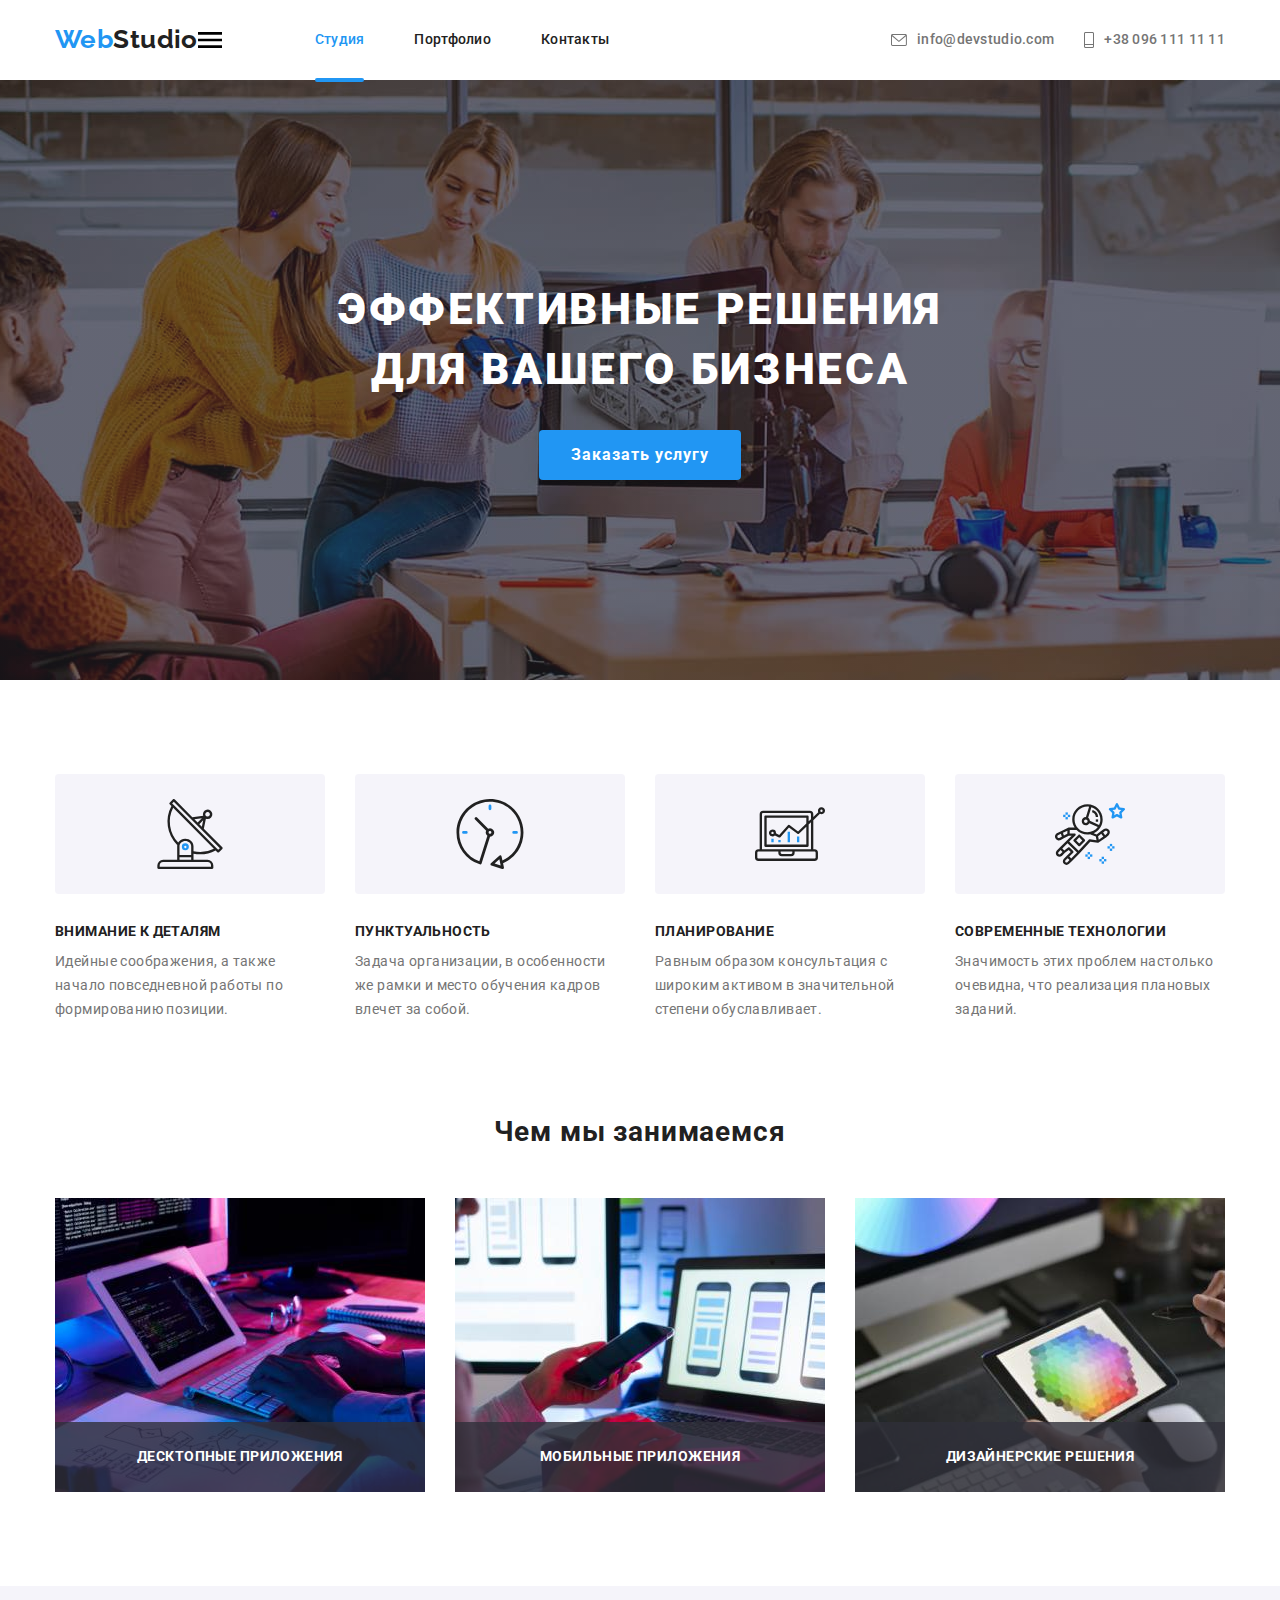
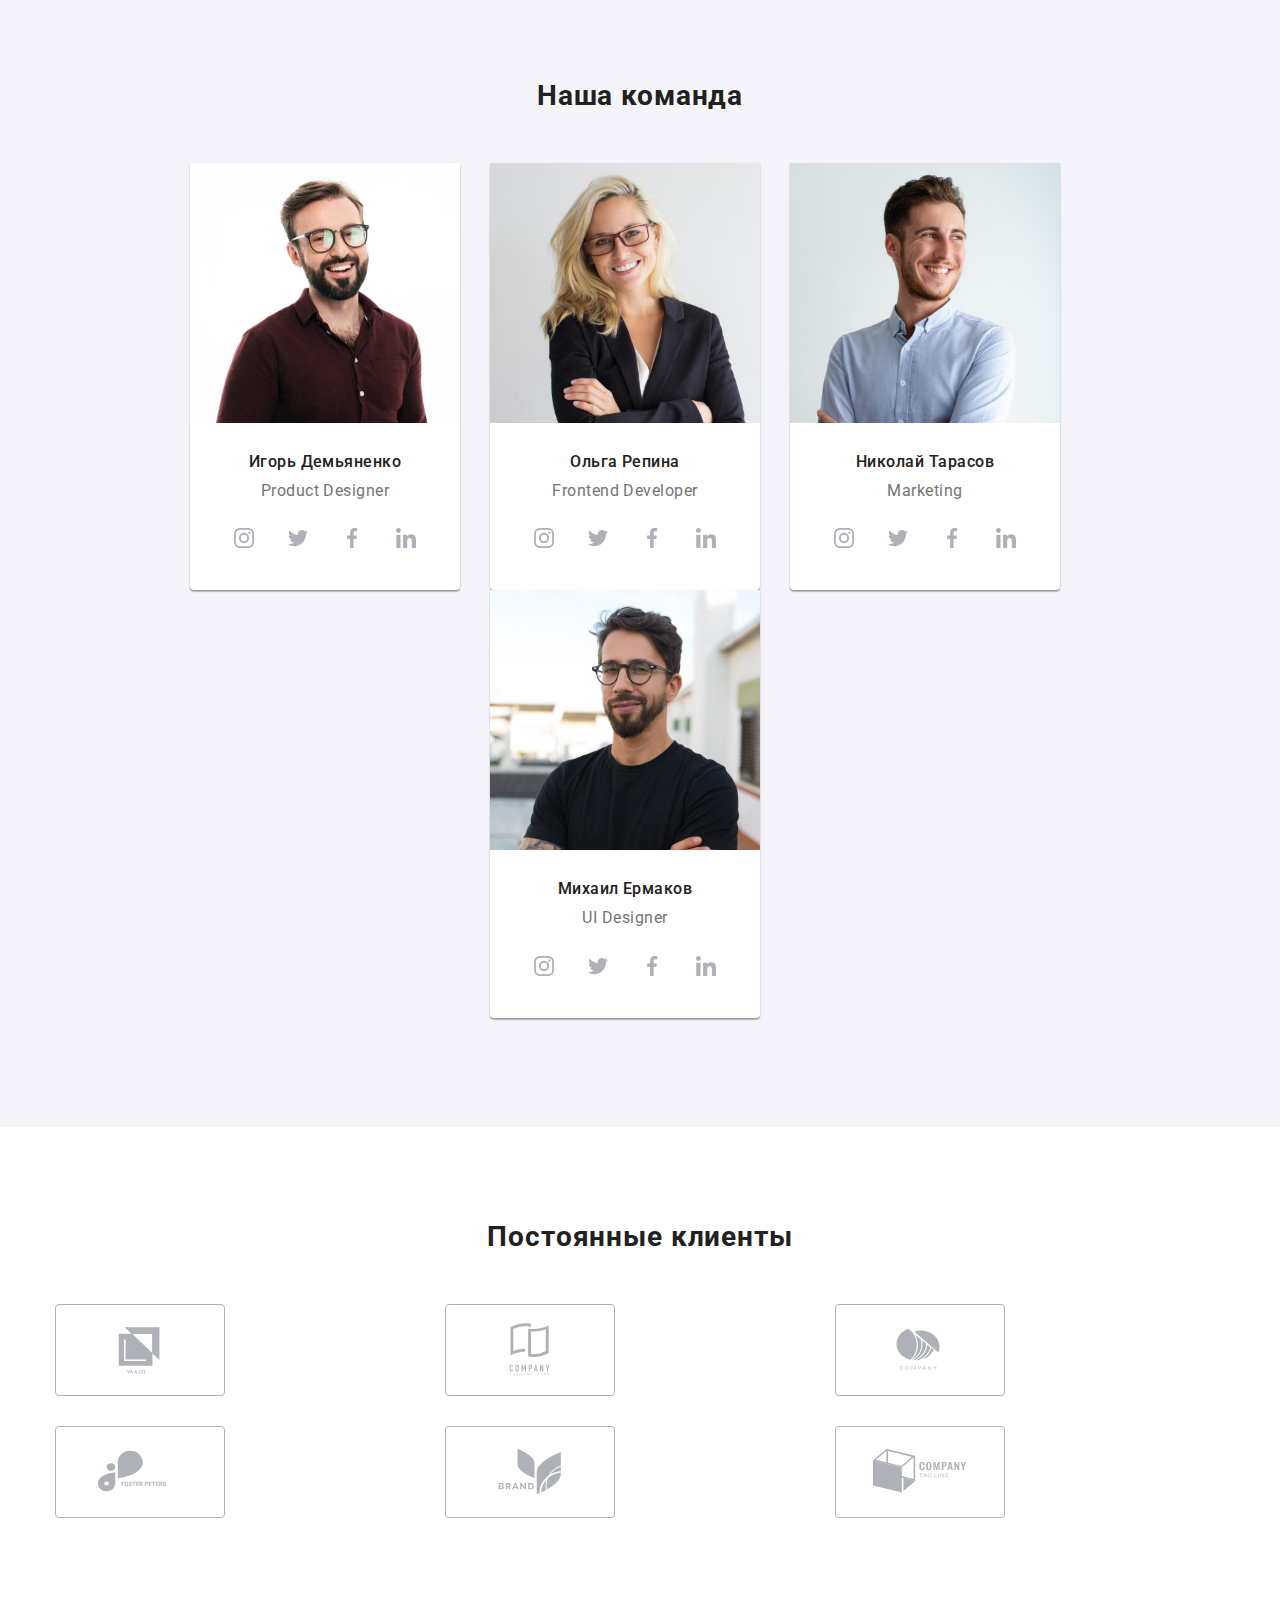
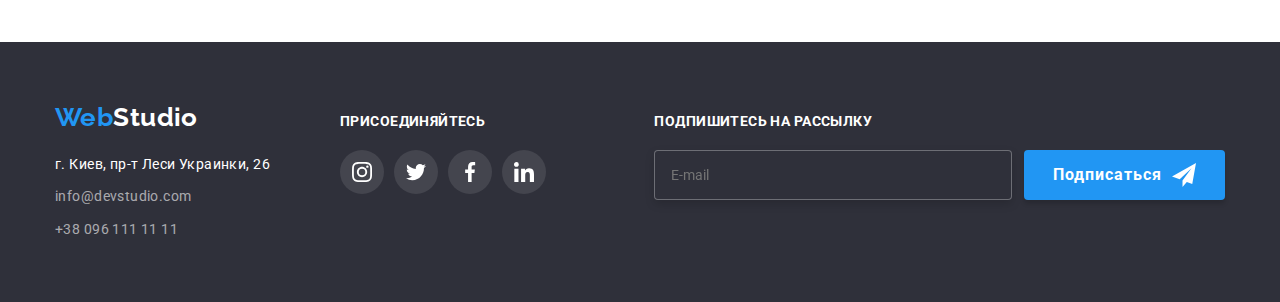
<file: index.html>
<!DOCTYPE html>
<html lang="ru">
  <head>
    <meta charset="utf-8" />
    <meta name="viewport" content="width=device-width, initial-scale= 1.0" />
    <meta http-equiv="x-ua-compatible" content="ie=edge" />
    <title>WebStudio</title>

    <link rel="preconnect" href="https://fonts.googleapis.com" />
    <link rel="preconnect" href="https://fonts.gstatic.com" crossorigin />
    <link
      href="https://fonts.googleapis.com/css2?family=Raleway:wght@700&family=Roboto:wght@400;500;700;900&display=swap"
      rel="stylesheet"
    />
    <link
      rel="stylesheet"
      href="https://cdnjs.cloudflare.com/ajax/libs/modern-normalize/1.0.0/modern-normalize.min.css"
    />
    <link rel="stylesheet" href="./css/main.min.css" />
    <!-- <link rel="stylesheet" href="./css/styles.css" /> -->
  </head>

  <body>
    <header class="header">
      <div class="container">
        <nav class="nav-header">
          <a class="logo" href="./index.html"
            ><span class="logo-header">Web</span>Studio
          </a>
          <button
            type="button"
            class="menu-btn is-open"
            data-menu-button
            aria-expanded="false"
          >
            <svg
              class="mobile-icon"
              width="24"
              height="16"
              aria-label="Кнопка меню"
              aria-controls="menu-container"
            >
              <use
                class="icon-menu"
                href="./images/icon/mobile-icon.svg#icon-menu"
              ></use>
              <use
                class="icon-close"
                href="./images/icon/mobile-icon.svg#icon-close"
              ></use>
            </svg>
          </button>
          <div class="menu-container" id="menu-container" data-menu>
            <ul class="menu-mobils">
              <li class="mobils">
                <a href="./index.html" class="menu">Студия</a>
              </li>
              <li class="mobils">
                <a href="./portfolio.html" class="menu">Портфолио</a>
              </li>
              <li class="mobils"><a href="#" class="menu">Контакты</a></li>
            </ul>
            <ul class="menu-mobils-link">
              <li class="mobils">
                <a href="tel:+380961111111" class="link-tel">
                  +38 096 111 11 11</a
                >
              </li>
              <li class="mobils">
                <a href="mailto:info@devstudio.com" class="link-mail">
                  info@devstudio.com
                </a>
              </li>
            </ul>
            <ul class="mobils-social">
              <li><a class="social-link" href="">Instagram</a></li>
              <li><a class="social-link" href="">Twitter</a></li>
              <li><a class="social-link" href="">Facebook</a></li>
              <li><a class="social-link" href="">LinkedIn</a></li>
            </ul>
          </div>
          <ul class="menu-nav list">
            <li class="item">
              <a href="./index.html" class="menu link current">Студия</a>
            </li>
            <li class="item">
              <a href="./portfolio.html" class="menu">Портфолио</a>
            </li>
            <li class="item"><a href="#" class="menu">Контакты</a></li>
          </ul>
        </nav>
        <ul class="menu-link list">
          <li class="item">
            <a href="mailto:info@devstudio.com" class="link">
              <svg class="icon" width="16" height="12">
                <use href="./images/icon/icon-header.svg#icon-mail"></use></svg
              >info@devstudio.com
            </a>
          </li>
          <li class="item">
            <a href="tel:+380961111111" class="link">
              <svg class="icon" width="10" height="16">
                <use href="./images/icon/icon-header.svg#icon-tel"></use></svg
              >+38 096 111 11 11</a
            >
          </li>
        </ul>
      </div>
    </header>
    <main>
      <section class="hero">
        <div class="container">
          <h1 class="hero-title">
            Эффективные решения<br />
            для вашего бизнеса
          </h1>
          <button data-modal-open class="button" type="button">
            Заказать услугу
          </button>
          <div class="backdrop is-hidden" data-modal>
            <div class="modal">
              <button data-modal-close class="close" type="button">
                <svg class="btn-close" width="11" height="11">
                  <use
                    class="btn-close-icon"
                    href="./images/icon/icon-close.svg#icon-close"
                  ></use>
                </svg>
              </button>
              <p class="form-title">Оставьте свои данные, мы вам перезвоним</p>
              <form name="user-form" autocapitalize="on">
                <label class="user-name-form" for="user-name"
                  ><span class="user-name-text">Имя</span>
                  <svg class="user-name-icon" width="12" height="12">
                    <use
                      class="icon-name"
                      href="./images/icon/form-icon.svg#icon-user"
                    ></use>
                  </svg>
                  <input
                    class="user-name-desc"
                    type="text"
                    name="name"
                    id="user-name"
                    autofocus
                    required
                  />
                </label>
                <label class="user-phone-form" for="user-phone"
                  ><span class="user-phone-text">Телефон</span>
                  <svg class="user-phone-icon" width="13" height="13">
                    <use
                      class="icon-phone"
                      href="./images/icon/form-icon.svg#icon-phone"
                    ></use>
                  </svg>
                  <input
                    class="user-phone-desc"
                    type="tel"
                    name="phone"
                    id="user-phone"
                    required
                /></label>
                <label class="user-mail-form" for="user-mail"
                  ><span class="user-mail-text">Почта</span>
                  <svg class="user-mail-icon" width="15" height="12">
                    <use
                      class="icon-mail"
                      href="./images/icon/form-icon.svg#icon-mail"
                    ></use>
                  </svg>
                  <input
                    class="user-mail-desc"
                    type="email"
                    name="mail"
                    id="user-mail"
                    required
                /></label>
                <label class="user-comment-form"
                  ><span class="user-comment-text">Комментарий</span>
                  <textarea
                    class="user-comment-desc"
                    name="comment"
                    placeholder="Введите текст"
                  ></textarea>
                </label>
                <label class="checkbox-form">
                  <input
                    class="checkbox-form visually-hidden"
                    type="checkbox"
                    name="user-checkbox"
                    required
                  /><svg class="checkbox-icon" width="16" height="15">
                    <use
                      class="icon-check"
                      href="./images/icon/icon-form.svg#icon-checkbox"
                    ></use>
                  </svg>
                  <span>Соглашаюсь с рассылкой и принимаю </span>
                  <a class="form-link" href="">Условия договора</a>
                </label>
                <button class="btn-form" type="submit">Отправить</button>
              </form>
            </div>
          </div>
        </div>
      </section>
      <section class="feature-list section">
        <div class="container">
          <h2 class="visually-hidden">Наші особливості</h2>
          <ul class="feature list">
            <li class="title-text">
              <h3 class="title">Внимание к деталям</h3>
              <p class="text">
                Идейные соображения, а также начало повседневной работы по
                формированию позиции.
              </p>
            </li>

            <li class="title-text">
              <h3 class="title">Пунктуальность</h3>
              <p class="text">
                Задача организации, в особенности же рамки и место обучения
                кадров влечет за собой.
              </p>
            </li>

            <li class="title-text">
              <h3 class="title">Планирование</h3>
              <p class="text">
                Равным образом консультация с широким активом в значительной
                степени обуславливает.
              </p>
            </li>

            <li class="title-text">
              <h3 class="title">Современные технологии</h3>
              <p class="text">
                Значимость этих проблем настолько очевидна, что реализация
                плановых заданий.
              </p>
            </li>
          </ul>
        </div>
      </section>
      <section class="work-list section">
        <div class="container">
          <h2 class="heading">Чем мы занимаемся</h2>
          <ul class="work list">
            <li class="work-list">
              <img
                src="./images/img-1.jpg"
                alt="Набор кодов на клавиатуре"
                width="370"
              />
              <p class="work-title">Десктопные приложения</p>
            </li>
            <li class="work-list">
              <img
                src="./images/img-2.jpg"
                alt="Разработка мобильной версии"
                width="370"
              />
              <p class="work-title">Мобильные приложения</p>
            </li>
            <li class="work-list">
              <img
                src="./images/img-3.jpg"
                alt="Планшет с цветами"
                width="370"
              />
              <p class="work-title">Дизайнерские решения</p>
            </li>
          </ul>
        </div>
      </section>
      <section class="team section">
        <div class="container">
          <h2 class="heading">Наша команда</h2>
          <ul class="childrens list">
            <li class="childrens-item">
              <img src="./images/img1.jpg" alt="Игорь Демьяненко" width="270" />
              <div class="childrens-discr">
                <h3 class="title">Игорь Демьяненко</h3>
                <p lang="en" class="text">Product Designer</p>
                <ul class="social-list list">
                  <li class="social-item-list">
                    <a
                      class="social-item-link"
                      href=""
                      target="_blank"
                      rel="noopener noreferrer"
                      aria-label="instagram"
                    >
                      <svg class="social-item-dscr" width="20" height="20">
                        <use
                          href="./images/icon/symbol-defs.svg#icon-instagram"
                        ></use>
                      </svg>
                    </a>
                  </li>
                  <li class="social-item-list">
                    <a
                      class="social-item-link"
                      href=""
                      target="_blank"
                      rel="noopener noreferrer"
                      aria-label="twitter"
                    >
                      <svg class="social-item-dscr" width="20" height="20">
                        <use
                          href="./images/icon/symbol-defs.svg#icon-twitter"
                        ></use>
                      </svg>
                    </a>
                  </li>
                  <li class="social-item-list">
                    <a
                      class="social-item-link"
                      href=""
                      target="_blank"
                      rel="noopener noreferrer"
                      aria-label="facebook"
                    >
                      <svg class="social-item-dscr" width="20" height="20">
                        <use
                          href="./images/icon/symbol-defs.svg#icon-facebook"
                        ></use>
                      </svg>
                    </a>
                  </li>
                  <li class="social-item-list">
                    <a
                      class="social-item-link"
                      href=""
                      target="_blank"
                      rel="noopener noreferrer"
                      aria-label="linkedin"
                    >
                      <svg class="social-item-dscr" width="20" height="20">
                        <use
                          href="./images/icon/symbol-defs.svg#icon-linkedin"
                        ></use>
                      </svg>
                    </a>
                  </li>
                </ul>
              </div>
            </li>
            <li class="childrens-item">
              <img src="./images/img2.jpg" alt="Ольга Репина" width="270" />
              <div class="childrens-discr">
                <h3 class="title">Ольга Репина</h3>
                <p lang="en" class="text">Frontend Developer</p>
                <ul class="social-list list">
                  <li class="social-item-list">
                    <a
                      class="social-item-link"
                      href=""
                      target="_blank"
                      rel="noopener noreferrer"
                      aria-label="instagram"
                    >
                      <svg class="social-item-dscr" width="20" height="20">
                        <use
                          href="./images/icon/symbol-defs.svg#icon-instagram"
                        ></use>
                      </svg>
                    </a>
                  </li>
                  <li class="social-item-list">
                    <a
                      class="social-item-link"
                      href=""
                      target="_blank"
                      rel="noopener noreferrer"
                      aria-label="twitter"
                    >
                      <svg class="social-item-dscr" width="20" height="20">
                        <use
                          href="./images/icon/symbol-defs.svg#icon-twitter"
                        ></use>
                      </svg>
                    </a>
                  </li>
                  <li class="social-item-list">
                    <a
                      class="social-item-link"
                      href=""
                      target="_blank"
                      rel="noopener noreferrer"
                      aria-label="facebook"
                    >
                      <svg class="social-item-dscr" width="20" height="20">
                        <use
                          href="./images/icon/symbol-defs.svg#icon-facebook"
                        ></use>
                      </svg>
                    </a>
                  </li>
                  <li class="social-item-list">
                    <a
                      class="social-item-link"
                      href=""
                      target="_blank"
                      rel="noopener noreferrer"
                      aria-label="linkedin"
                    >
                      <svg class="social-item-dscr" width="20" height="20">
                        <use
                          href="./images/icon/symbol-defs.svg#icon-linkedin"
                        ></use>
                      </svg>
                    </a>
                  </li>
                </ul>
              </div>
            </li>
            <li class="childrens-item">
              <img src="./images/img3.jpg" alt="Николай Тарасов" width="270" />
              <div class="childrens-discr">
                <h3 class="title">Николай Тарасов</h3>
                <p lang="en" class="text">Marketing</p>
                <ul class="social-list list">
                  <li class="social-item-list">
                    <a
                      class="social-item-link"
                      href=""
                      target="_blank"
                      rel="noopener noreferrer"
                      aria-label="instagram"
                    >
                      <svg class="social-item-dscr" width="20" height="20">
                        <use
                          href="./images/icon/symbol-defs.svg#icon-instagram"
                        ></use>
                      </svg>
                    </a>
                  </li>
                  <li class="social-item-list">
                    <a
                      class="social-item-link"
                      href=""
                      target="_blank"
                      rel="noopener noreferrer"
                      aria-label="twitter"
                    >
                      <svg class="social-item-dscr" width="20" height="20">
                        <use
                          href="./images/icon/symbol-defs.svg#icon-twitter"
                        ></use>
                      </svg>
                    </a>
                  </li>
                  <li class="social-item-list">
                    <a
                      class="social-item-link"
                      href=""
                      target="_blank"
                      rel="noopener noreferrer"
                      aria-label="facebook"
                    >
                      <svg class="social-item-dscr" width="20" height="20">
                        <use
                          href="./images/icon/symbol-defs.svg#icon-facebook"
                        ></use>
                      </svg>
                    </a>
                  </li>
                  <li class="social-item-list">
                    <a
                      class="social-item-link"
                      href=""
                      target="_blank"
                      rel="noopener noreferrer"
                      aria-label="linkedin"
                    >
                      <svg class="social-item-dscr" width="20" height="20">
                        <use
                          href="./images/icon/symbol-defs.svg#icon-linkedin"
                        ></use>
                      </svg>
                    </a>
                  </li>
                </ul>
              </div>
            </li>
            <li class="childrens-item">
              <img src="./images/img4.jpg" alt="Михаил Ермаков" width="270" />
              <div class="childrens-discr">
                <h3 class="title">Михаил Ермаков</h3>
                <p lang="en" class="text">UI Designer</p>
                <ul class="social-list list">
                  <li class="social-item-list">
                    <a
                      class="social-item-link"
                      href=""
                      target="_blank"
                      rel="noopener noreferrer"
                      aria-label="instagram"
                    >
                      <svg class="social-item-dscr" width="20" height="20">
                        <use
                          href="./images/icon/symbol-defs.svg#icon-instagram"
                        ></use>
                      </svg>
                    </a>
                  </li>
                  <li class="social-item-list">
                    <a
                      class="social-item-link"
                      href=""
                      target="_blank"
                      rel="noopener noreferrer"
                      aria-label="twitter"
                    >
                      <svg class="social-item-dscr" width="20" height="20">
                        <use
                          href="./images/icon/symbol-defs.svg#icon-twitter"
                        ></use>
                      </svg>
                    </a>
                  </li>
                  <li class="social-item-list">
                    <a
                      class="social-item-link"
                      href=""
                      target="_blank"
                      rel="noopener noreferrer"
                      aria-label="facebook"
                    >
                      <svg class="social-item-dscr" width="20" height="20">
                        <use
                          href="./images/icon/symbol-defs.svg#icon-facebook"
                        ></use>
                      </svg>
                    </a>
                  </li>
                  <li class="social-item-list">
                    <a
                      class="social-item-link"
                      href=""
                      target="_blank"
                      rel="noopener noreferrer"
                      aria-label="linkedin"
                    >
                      <svg class="social-item-dscr" width="20" height="20">
                        <use
                          href="./images/icon/symbol-defs.svg#icon-linkedin"
                        ></use>
                      </svg>
                    </a>
                  </li>
                </ul>
              </div>
            </li>
          </ul>
        </div>
      </section>
      <section class="section">
        <div class="container">
          <h2 class="heading">Постоянные клиенты</h2>
          <ul class="customers-list list">
            <li class="customers">
              <a
                class="customers-item-link"
                href=""
                target="_blank"
                rel="noopener noreferrer"
                aria-label="client-1"
              >
                <svg class="customers-icon" width="106" height="60">
                  <use href="./images/brand/icon-defs.svg#icon-client-1"></use>
                </svg>
              </a>
            </li>
            <li class="customers">
              <a
                class="customers-item-link"
                href=""
                target="_blank"
                rel="noopener noreferrer"
                aria-label="client-2"
              >
                <svg class="customers-icon" width="106" height="60">
                  <use href="./images/brand/icon-defs.svg#icon-client-2"></use>
                </svg>
              </a>
            </li>
            <li class="customers">
              <a
                class="customers-item-link"
                href=""
                target="_blank"
                rel="noopener noreferrer"
                aria-label="client-3"
              >
                <svg class="customers-icon" width="106" height="60">
                  <use href="./images/brand/icon-defs.svg#icon-client-3"></use>
                </svg>
              </a>
            </li>
            <li class="customers">
              <a
                class="customers-item-link"
                href=""
                target="_blank"
                rel="noopener noreferrer"
                aria-label="client-4"
              >
                <svg class="customers-icon" width="106" height="60">
                  <use href="./images/brand/icon-defs.svg#icon-client-4"></use>
                </svg>
              </a>
            </li>
            <li class="customers">
              <a
                class="customers-item-link"
                href=""
                target="_blank"
                rel="noopener noreferrer"
                aria-label="client-5"
              >
                <svg class="customers-icon" width="106" height="60">
                  <use href="./images/brand/icon-defs.svg#icon-client-5"></use>
                </svg>
              </a>
            </li>
            <li class="customers">
              <a
                class="customers-item-link"
                href=""
                target="_blank"
                rel="noopener noreferrer"
                aria-label="client-6"
              >
                <svg class="customers-icon" width="106" height="60">
                  <use href="./images/brand/icon-defs.svg#icon-client-6"></use>
                </svg>
              </a>
            </li>
          </ul>
        </div>
      </section>
    </main>

    <footer>
      <div class="container dscr">
        <div class="footer-item">
          <a class="logo-2" href="./index.html"
            ><span class="logo-header">Web</span>Studio
          </a>
          <address>
            <ul class="footer-list list">
              <li class="footer-item-list">
                <a
                  class="maps"
                  href="https://goo.gl/maps/ZDF3xxfNPvm4Ns7j6"
                  target="_blank"
                  >г. Киев, пр-т Леси Украинки, 26</a
                >
              </li>
              <li class="footer-item-list">
                <a class="address" href="mailto:info@devstudio.com"
                  >info@devstudio.com</a
                >
              </li>
              <li class="footer-item-list">
                <a class="address" href="tel:+380961111111"
                  >+38 096 111 11 11</a
                >
              </li>
            </ul>
          </address>
        </div>
        <div class="footer-social">
          <p class="footer-social-title">присоединяйтесь</p>
          <ul class="footer-social-list list">
            <li class="footer-social-item">
              <a
                class="footer-social-link"
                href=""
                target="_blank"
                rel="noopener noreferrer"
                aria-label="instagram"
              >
                <svg class="footer-dscr" width="20" height="20">
                  <use
                    href="./images/icon/symbol-defs.svg#icon-instagram"
                  ></use>
                </svg>
              </a>
            </li>
            <li class="footer-social-item">
              <a
                class="footer-social-link"
                href=""
                target="_blank"
                rel="noopener noreferrer"
                aria-label="twitter"
              >
                <svg class="footer-dscr" width="20" height="20">
                  <use href="./images/icon/symbol-defs.svg#icon-twitter"></use>
                </svg>
              </a>
            </li>
            <li class="footer-social-item">
              <a
                class="footer-social-link"
                href=""
                target="_blank"
                rel="noopener noreferrer"
                aria-label="facebook"
              >
                <svg class="footer-dscr" width="20" height="20">
                  <use href="./images/icon/symbol-defs.svg#icon-facebook"></use>
                </svg>
              </a>
            </li>
            <li class="footer-social-item">
              <a
                class="footer-social-link"
                href=""
                target="_blank"
                rel="noopener noreferrer"
                aria-label="linkedin"
              >
                <svg class="footer-dscr" width="20" height="20">
                  <use href="./images/icon/symbol-defs.svg#icon-linkedin"></use>
                </svg>
              </a>
            </li>
          </ul>
        </div>
        <div class="footer-form">
          <p class="footer-form-title">Подпишитесь на рассылку</p>
          <form class="footer-btn">
            <input
              class="footer-form-mail"
              type="mail"
              name="E-mail"
              placeholder="E-mail"
              required
            />
            <button class="footer-btn-text" type="submit">
              Подписаться
              <svg class="footer-form-icon" width="24" height="24">
                <use
                  class="footer-form-icon-dscr"
                  href="./images/icon/icon-form.svg#icon-telegram"
                ></use>
              </svg>
            </button>
          </form>
        </div>
      </div>
    </footer>
    <script src="./js/modal.js"></script>
    <script src="./js/menu.js"></script>
  </body>
</html>
</file>
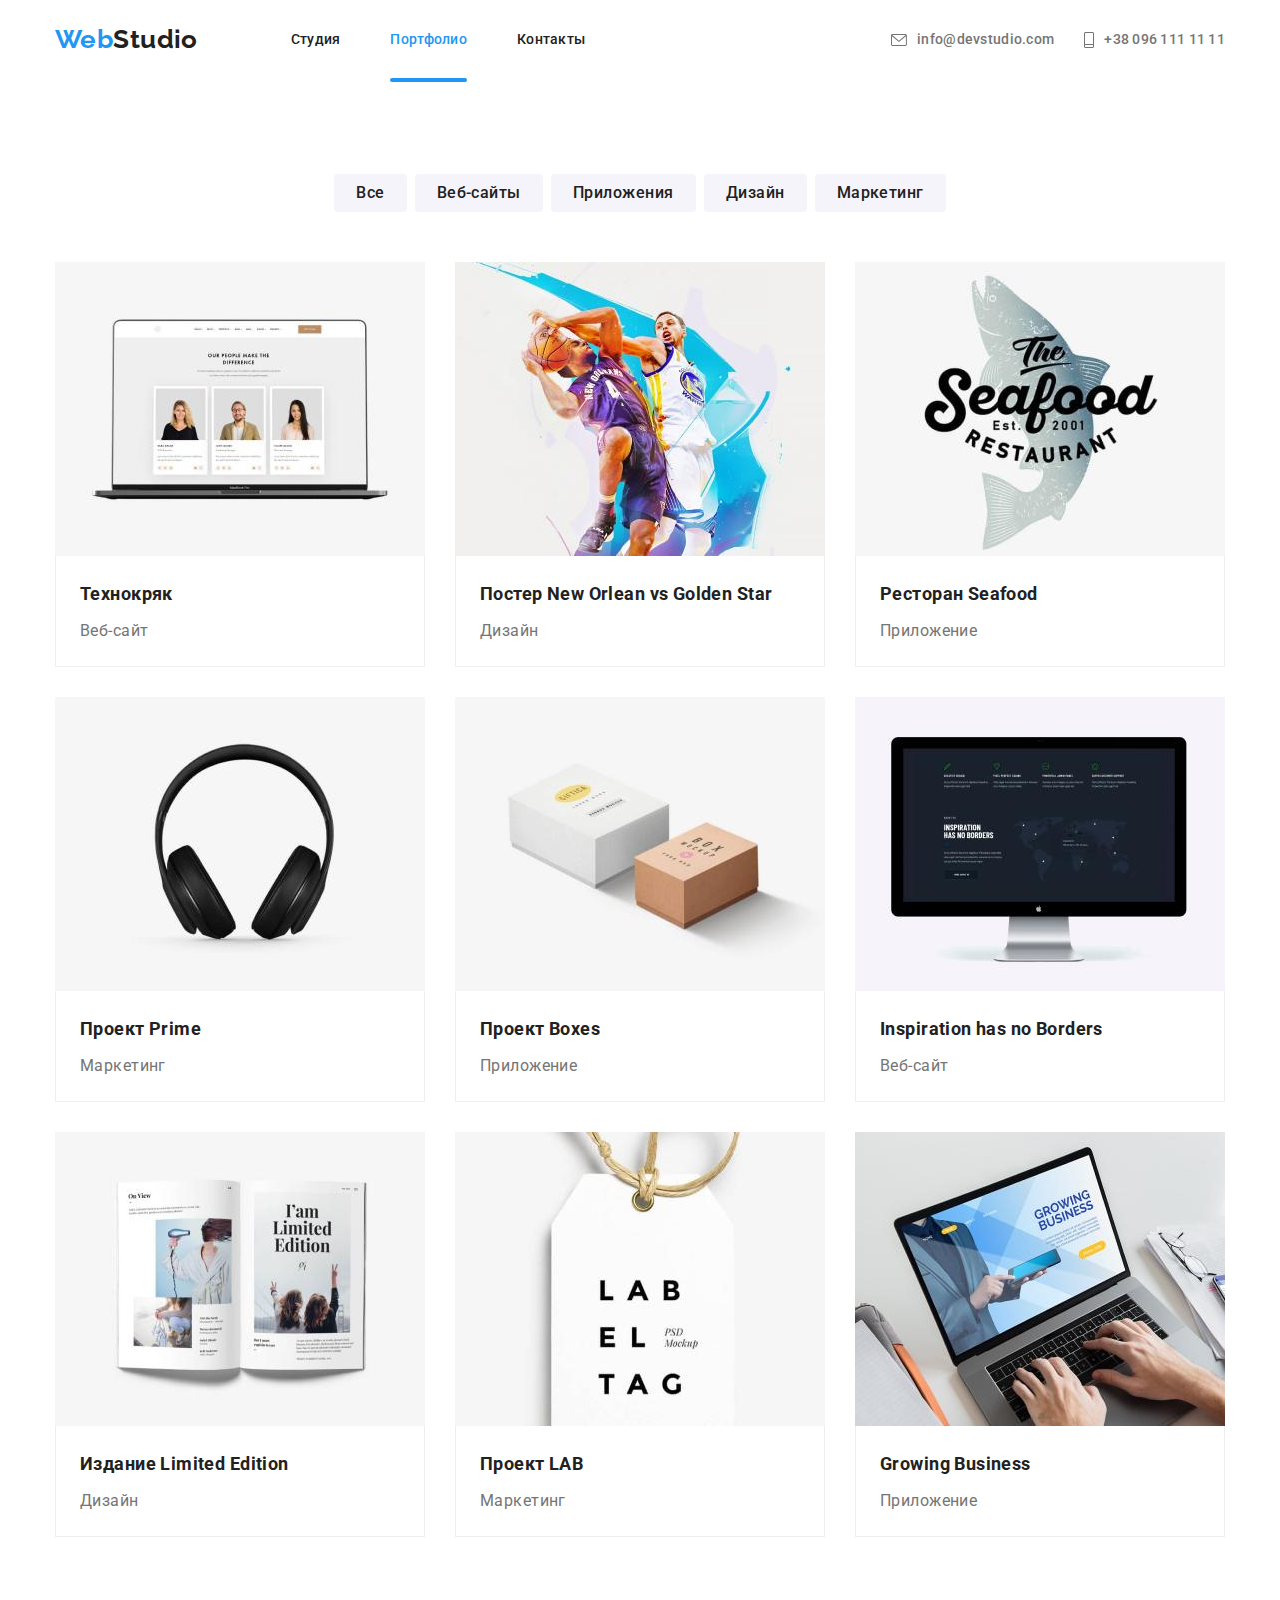
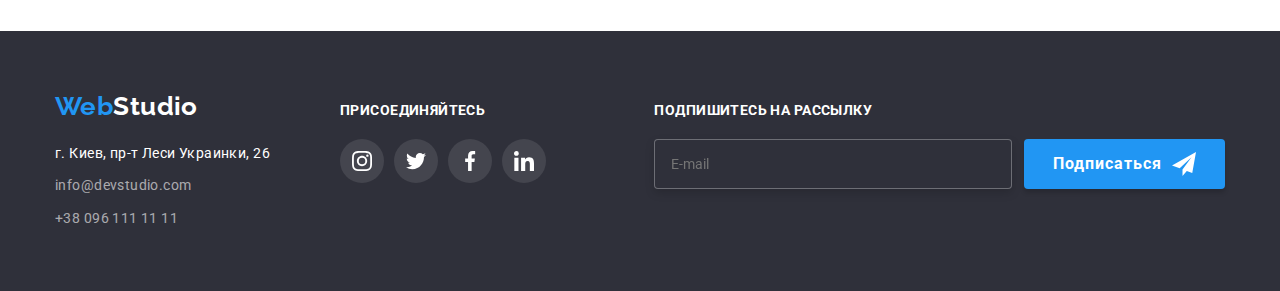
<file: portfolio.html>
<!DOCTYPE html>
<html lang="ru">

<head>
  <meta charset="utf-8" />
  <meta name="viewport" content="width=device-width, initial-scale= 1.0"/>
  <meta http-equiv="x-ua-compatible" content="ie=edge" />
  <title>Portfolio</title>

  <link rel="preconnect" href="https://fonts.googleapis.com" />
  <link rel="preconnect" href="https://fonts.gstatic.com" crossorigin />
  <link href="https://fonts.googleapis.com/css2?family=Raleway:wght@700&family=Roboto:wght@400;500;700;900&display=swap"
    rel="stylesheet" />
  <link rel="stylesheet"
    href="https://cdnjs.cloudflare.com/ajax/libs/modern-normalize/1.0.0/modern-normalize.min.css" />
  <link rel="stylesheet" href="./css/main.min.css" />
  <!-- <link rel="stylesheet" href="./css/styles.css" /> -->
</head>

<body>
  <header class="header">
    <div class="container">
      <nav class="nav-header">
        <a class="logo" href="./index.html"><span class="logo-header">Web</span>Studio </a>
        <ul class="menu-nav list">
          <li class="item"><a href="./index.html" class="menu">Студия</a></li>
          <li class="item">
            <a href="./portfolio.html" class="menu link current">Портфолио</a>
          </li>
          <li class="item"><a href="#" class="menu">Контакты</a></li>
        </ul>
      </nav>
      <ul class="menu-link list">
        <li class="item">
          <a href="mailto:info@devstudio.com" class="link">
            <svg class="icon" width="16" height="12">
              <use href="./images/icon/icon-header.svg#icon-mail"></use>
            </svg>info@devstudio.com
          </a>
        </li>
        <li class="item">
          <a href="tel:+380961111111" class="link">
            <svg class="icon" width="10" height="16">
              <use href="./images/icon/icon-header.svg#icon-tel"></use>
            </svg>+38 096 111 11 11</a>
        </li>
      </ul>
    </div>
  </header>
  <main>
    <section class="filter section">
      <div class="container">
        <h1 class="visually-hidden">фільтер</h1>
        <ul class="filter-list list">
          <li class="filter-item">
            <button class="filter-btn" type="button">Все</button>
          </li>
          <li class="filter-item">
            <button class="filter-btn" type="button">Веб-сайты</button>
          </li>
          <li class="filter-item">
            <button class="filter-btn" type="button">Приложения</button>
          </li>
          <li class="filter-item">
            <button class="filter-btn" type="button">Дизайн</button>
          </li>
          <li class="filter-item">
            <button class="filter-btn" type="button">Маркетинг</button>
          </li>
        </ul>
        <ul class="teem-list list">
          <li class="teem">
            <a class="teem-link" href="">
              <div class="teem-overlay">
                <img src="./images/notebook.jpg" alt="notebook" width="370" height="294" />
                <p class="teem-dscr">
                  Ресурс предлагает комплексные предложения с разным уровнем
                  функционала и сервисов. Все это позволит посетителю получить
                  исчерпывающие сведения о компании или частном лице.
                </p>
              </div>
              <div class="net">
                <h2 class="title">Технокряк</h2>
                <p class="text">Веб-сайт</p>
              </div>
            </a>
          </li>
          <li class="teem">
            <a class="teem-link" href="">
              <div class="teem-overlay">
                <img src="./images/basketball.jpg" alt="basketball" width="370" height="294" />
                <p class="teem-dscr">
                  Ресурс предлагает комплексные предложения с разным уровнем
                  функционала и сервисов. Все это позволит посетителю получить
                  исчерпывающие сведения о компании или частном лице.
                </p>
              </div>
              <div class="net">
                <h2 class="title">Постер New Orlean vs Golden Star</h2>
                <p class="text">Дизайн</p>
              </div>
            </a>
          </li>
          <li class="teem">
            <a class="teem-link" href="">
              <div class="teem-overlay">
                <img src="./images/shark.jpg" alt="shark" width="370" height="294" />

                <p class="teem-dscr">
                  Ресурс предлагает комплексные предложения с разным уровнем
                  функционала и сервисов. Все это позволит посетителю получить
                  исчерпывающие сведения о компании или частном лице.
                </p>
              </div>
              <div class="net">
                <h2 class="title">Ресторан Seafood</h2>
                <p class="text">Приложение</p>
              </div>
            </a>
          </li>
          <li class="teem">
            <a class="teem-link" href="">
              <div class="teem-overlay">
                <img src="./images/headphones.jpg" alt="headphones" width="370" height="294" />

                <p class="teem-dscr">
                  Ресурс предлагает комплексные предложения с разным уровнем
                  функционала и сервисов. Все это позволит посетителю получить
                  исчерпывающие сведения о компании или частном лице.
                </p>
              </div>
              <div class="net">
                <h2 class="title">Проект Prime</h2>
                <p class="text">Маркетинг</p>
              </div>
            </a>
          </li>
          <li class="teem">
            <a class="teem-link" href="">
              <div class="teem-overlay">
                <img src="./images/box.jpg" alt="box" width="370" height="294" />

                <p class="teem-dscr">
                  Ресурс предлагает комплексные предложения с разным уровнем
                  функционала и сервисов. Все это позволит посетителю получить
                  исчерпывающие сведения о компании или частном лице.
                </p>
              </div>
              <div class="net">
                <h2 class="title">Проект Boxes</h2>
                <p class="text">Приложение</p>
              </div>
            </a>
          </li>
          <li class="teem">
            <a class="teem-link" href="">
              <div class="teem-overlay">
                <img src="./images/monitor.jpg" alt="monitor" width="370" height="294" />

                <p class="teem-dscr">
                  Ресурс предлагает комплексные предложения с разным уровнем
                  функционала и сервисов. Все это позволит посетителю получить
                  исчерпывающие сведения о компании или частном лице.
                </p>
              </div>
              <div class="net">
                <h2 lang="en" class="title">Inspiration has no Borders</h2>
                <p class="text">Веб-сайт</p>
              </div>
            </a>
          </li>
          <li class="teem">
            <a class="teem-link" href="">
              <div class="teem-overlay">
                <img src="./images/book.jpg" alt="book" width="370" height="294" />

                <p class="teem-dscr">
                  Ресурс предлагает комплексные предложения с разным уровнем
                  функционала и сервисов. Все это позволит посетителю получить
                  исчерпывающие сведения о компании или частном лице.
                </p>
              </div>
              <div class="net">
                <h2 class="title">Издание Limited Edition</h2>
                <p class="text">Дизайн</p>
              </div>
            </a>
          </li>
          <li class="teem">
            <a class="teem-link" href="">
              <div class="teem-overlay">
                <img src="./images/lab.jpg" alt="lab" width="370" height="294" />

                <p class="teem-dscr">
                  Ресурс предлагает комплексные предложения с разным уровнем
                  функционала и сервисов. Все это позволит посетителю получить
                  исчерпывающие сведения о компаниxи или частном лице.
                </p>
              </div>
              <div class="net">
                <h2 class="title">Проект LAB</h2>
                <p class="text">Маркетинг</p>
              </div>
            </a>
          </li>
          <li class="teem">
            <a class="teem-link" href="">
              <div class="teem-overlay">
                <img src="./images/Growing-business.jpg" alt="Growing usiness" width="370" height="294" />

                <p class="teem-dscr">
                  Ресурс предлагает комплексные предложения с разным уровнем
                  функционала и сервисов. Все это позволит посетителю получить
                  исчерпывающие сведения о компании или частном лице.
                </p>
              </div>
              <div class="net">
                <h2 lang="en" class="title">Growing Business</h2>
                <p class="text">Приложение</p>
              </div>
            </a>
          </li>
        </ul>
      </div>
    </section>
  </main>
  <footer>
    <div class="container dscr">
      <div class="footer-item">
        <a class="logo-2" href="./index.html"><span class="logo-header">Web</span>Studio </a>
        <address>
          <ul class="footer-list list">
            <li class="footer-item-list">
              <a class="maps" href="https://goo.gl/maps/ZDF3xxfNPvm4Ns7j6" target="_blank">г. Киев, пр-т Леси Украинки,
                26</a>
            </li>
            <li class="footer-item-list">
              <a class="address" href="mailto:info@devstudio.com">info@devstudio.com</a>
            </li>
            <li class="footer-item-list">
              <a class="address" href="tel:+380961111111">+38 096 111 11 11</a>
            </li>
          </ul>
        </address>
      </div>
      <div class="footer-social">
        <p class="footer-social-title">присоединяйтесь</p>
        <ul class="footer-social-list list">
          <li class="footer-social-item">
            <a class="footer-social-link" href="" target="_blank" rel="noopener noreferrer" aria-label="instagram">
              <svg class="footer-dscr" width="20" height="20">
                <use href="./images/icon/symbol-defs.svg#icon-instagram"></use>
              </svg>
            </a>
          </li>
          <li class="footer-social-item">
            <a class="footer-social-link" href="" target="_blank" rel="noopener noreferrer" aria-label="twitter">
              <svg class="footer-dscr" width="20" height="20">
                <use href="./images/icon/symbol-defs.svg#icon-twitter"></use>
              </svg>
            </a>
          </li>
          <li class="footer-social-item">
            <a class="footer-social-link" href="" target="_blank" rel="noopener noreferrer" aria-label="facebook">
              <svg class="footer-dscr" width="20" height="20">
                <use href="./images/icon/symbol-defs.svg#icon-facebook"></use>
              </svg>
            </a>
          </li>
          <li class="footer-social-item">
            <a class="footer-social-link" href="" target="_blank" rel="noopener noreferrer" aria-label="linkedin">
              <svg class="footer-dscr" width="20" height="20">
                <use href="./images/icon/symbol-defs.svg#icon-linkedin"></use>
              </svg>
            </a>
          </li>
        </ul>
      </div>
      <div class="footer-form">
        <p class="footer-form-title">Подпишитесь на рассылку</p>
        <div class="footer-btn">
          <input class="footer-form-mail" type="mail" name="E-mail" placeholder="E-mail" required />
          <button class="footer-btn-text" type="submit">
            Подписаться
            <svg class="footer-form-icon" width="24" height="24">
              <use class="footer-form-icon-dscr" href="./images/icon/icon-form.svg#icon-telegram"></use>
            </svg>
          </button>
        </div>
      </div>
    </div>
  </footer>
</body>

</html>
</file>
<file: css/styles.css>

</file>
<file: css/main.min.css>
:root{--primary-text-color: #212121;--title-text-color: #212121;--accent-color: #2196f3;--text-color: #757575;--hero-color: #ffffff;--teem-set-gap: 30px;--item-childrens: 4;--item-teem: 3;--social-icon: #afb1b8;--social-icon-hover: #2196f3;--social: #ffffff;--btn-color: #f5f4fa;--footer-color-form: #2f303a}.visually-hidden{position:absolute;width:1px;height:1px;margin:-1px;border:0;padding:0;white-space:nowrap;-webkit-clip-path:inset(100%);clip-path:inset(100%);clip:rect(0 0 0 0);overflow:hidden}.heading{color:var(--title-text-color);margin-top:0;margin-bottom:50px;font-weight:700;font-size:28px;line-height:1.17;text-align:center;letter-spacing:.03em}@media screen and (min-width: 768px){.heading{font-size:28px;line-height:1.16}}@media screen and (min-width: 1200px){.heading{font-size:28px;line-height:1.16}}.current::before{content:"";display:inline-block;-webkit-box-pack:center;-ms-flex-pack:center;justify-content:center;-webkit-box-align:center;-ms-flex-align:center;align-items:center;position:absolute;top:46px;left:0;width:100%;height:4px;background:#2196f3;border-radius:2px}.placeholder{font-size:12px;line-height:1.16;letter-spacing:.01em;color:rgba(117,117,117,.5)}body{color:var(--primary-text-color);background-color:var(--hero-color);font-family:"Roboto",sans-serif;font-size:14px;letter-spacing:.03em}h1,h2,h3,h4,p{margin:0}img{display:block;max-width:100%;height:auto}.list{list-style:none;padding-left:0;margin:0}li{list-style-type:none}a{text-decoration:none}.button{color:var(--hero-color);background-color:var(--accent-color);font-family:"Roboto";font-style:normal;font-weight:700;font-size:16px;line-height:1.88;letter-spacing:.06em;padding:10px 32px 10px 32px;border-radius:4px;cursor:pointer;border:none;margin:0 auto;display:block;-webkit-box-shadow:0px 4px 4px rgba(0,0,0,.15);box-shadow:0px 4px 4px rgba(0,0,0,.15)}.filter-btn{font-family:"Roboto";font-weight:500;font-size:16px;line-height:1.62;letter-spacing:.03em;cursor:pointer;background-color:var(--btn-color);border-radius:4px;color:var(--title-text-color);border:none;padding:6px 22px;-webkit-transition-property:background-color,color,-webkit-box-shadow;transition-property:background-color,color,-webkit-box-shadow;transition-property:background-color,color,box-shadow;transition-property:background-color,color,box-shadow,-webkit-box-shadow;-webkit-transition-duration:250ms;transition-duration:250ms;-webkit-transition-timing-function:cubic-bezier(0.4, 0, 0.2, 1);transition-timing-function:cubic-bezier(0.4, 0, 0.2, 1)}.filter-btn:focus,.filter-btn:hover{color:var(--hero-color);background:#2196f3;-webkit-box-shadow:0px 3px 1px rgba(0,0,0,.1),0px 1px 2px rgba(0,0,0,.08),0px 2px 2px rgba(0,0,0,.12);box-shadow:0px 3px 1px rgba(0,0,0,.1),0px 1px 2px rgba(0,0,0,.08),0px 2px 2px rgba(0,0,0,.12)}.footer-btn{display:-webkit-box;display:-ms-flexbox;display:flex;-webkit-box-align:center;-ms-flex-align:center;align-items:center}.footer-btn-text{display:-webkit-box;display:-ms-flexbox;display:flex;-webkit-box-align:center;-ms-flex-align:center;align-items:center;-webkit-box-pack:center;-ms-flex-pack:center;justify-content:center;background-color:var(--accent-color);-webkit-box-shadow:0px 4px 4px rgba(0,0,0,.15);box-shadow:0px 4px 4px rgba(0,0,0,.15);border-radius:4px;font-weight:700;font-size:16px;line-height:30px;letter-spacing:.06em;color:#fff;padding:10px 29px;border:rgba(0,0,0,0);margin-left:12px;cursor:pointer}.container{width:100%;margin-left:auto;margin-right:auto;padding-left:15px;padding-right:15px}@media screen and (min-width: 480px){.container{max-width:480px}}@media screen and (min-width: 768px){.container{max-width:768px}}@media screen and (min-width: 1200px){.container{max-width:1200px}}.section{padding-top:94px;padding-bottom:94px}.social-item-link{display:-webkit-box;display:-ms-flexbox;display:flex;-webkit-box-align:center;-ms-flex-align:center;align-items:center;-webkit-box-pack:center;-ms-flex-pack:center;justify-content:center;color:var(--social-icon);width:44px;height:44px;border-radius:50%;-webkit-transition-property:background-color,color;transition-property:background-color,color;-webkit-transition-duration:250ms;transition-duration:250ms;-webkit-transition-timing-function:cubic-bezier(0.4, 0, 0.2, 1);transition-timing-function:cubic-bezier(0.4, 0, 0.2, 1)}.social-item-link:hover,.social-item-link:focus{color:var(--social);background-color:var(--social-icon-hover)}.social-list{display:-webkit-box;display:-ms-flexbox;display:flex;-webkit-box-pack:center;-ms-flex-pack:center;justify-content:center}.social-item-list{margin-right:10px}.social-item-list:last-child{margin-right:0}.social-item-list .social-item-list:not(:last-child){margin-right:10px}.social-item-dscr{fill:currentColor}.childrens{display:-webkit-box;display:-ms-flexbox;display:flex;-ms-flex-wrap:wrap;flex-wrap:wrap;margin-right:calc(-1*var(--teem-set-gap))}@media screen and (min-width: 768px){.childrens{--item-childrens: 2;display:-webkit-box;display:-ms-flexbox;display:flex;-webkit-box-pack:center;-ms-flex-pack:center;justify-content:center;margin:15px}}@media screen and (min-width: 1199px){.childrens{--item-childrens: 4;margin:15px}}@media screen and (max-width: 767px){.childrens-item:not(:last-child){margin-bottom:15px}}.childrens .childrens-item{-ms-flex-preferred-size:calc((100% - var(--item-childrens)*var(--teem-set-gap))/var(--teem-set-gap));flex-basis:calc((100% - var(--item-childrens)*var(--teem-set-gap))/var(--teem-set-gap));margin-right:var(--teem-set-gap)}.childrens-item{background-color:#fff;-webkit-box-shadow:0px 1px 3px rgba(0,0,0,.12),0px 1px 1px rgba(0,0,0,.14),0px 2px 1px rgba(0,0,0,.2);box-shadow:0px 1px 3px rgba(0,0,0,.12),0px 1px 1px rgba(0,0,0,.14),0px 2px 1px rgba(0,0,0,.2);border-radius:0px 0px 4px 4px}.childrens-discr{padding-top:30px;padding-bottom:30px;text-align:center}.team .title{color:var(--title-text-color);font-weight:500;font-size:16px;line-height:1.18;letter-spacing:.03em;margin-bottom:10px;text-align:center}.team .text{color:var(--text-color);font-weight:400;font-size:16px;line-height:1.18;letter-spacing:.03em;margin-top:0;text-align:center;margin-bottom:16px}.team{background-color:#f5f4fa}.customers-list{display:-webkit-box;display:-ms-flexbox;display:flex;-ms-flex-wrap:wrap;flex-wrap:wrap}@media screen and (min-width: 768px){.customers-list .customers-list{padding-top:60px;padding-bottom:60px}}@media screen and (min-width: 1199px){.customers-list .customers-list{padding-top:94px;padding-bottom:94px}}.customers{cursor:pointer;margin-right:30px}@media screen and (min-width: 768px){.customers{width:calc((100% - 90px)/3);margin-bottom:30px}}@media screen and (min-width: 1199px){.customers .customers{width:calc((100% - 180px)/6);margin-bottom:15px}}@media screen and (max-width: 767px){.customers .customers:not(:last-child){margin-bottom:15px}}.customers:last-child{margin-right:0}.customers-item-link:focus,.customers-item-link:hover{border-color:var(--social-icon-hover);color:var(--social-icon-hover)}.customers-item-link{display:-webkit-box;display:-ms-flexbox;display:flex;-webkit-box-sizing:border-box;box-sizing:border-box;-webkit-box-pack:center;-ms-flex-pack:center;justify-content:center;-webkit-box-align:center;-ms-flex-align:center;align-items:center;border:1px solid var(--social-icon);width:170px;height:92px;border-radius:4px;color:var(--social-icon);-webkit-transition-property:border-color,color;transition-property:border-color,color;-webkit-transition-duration:250ms;transition-duration:250ms;-webkit-transition-timing-function:cubic-bezier(0.4, 0, 0.2, 1);transition-timing-function:cubic-bezier(0.4, 0, 0.2, 1)}.customers-icon{fill:currentColor}.feature-list .title{color:var(--title-text-color);font-weight:700;font-size:14px;line-height:1.14;letter-spacing:.03em;text-transform:uppercase;margin-bottom:10px}.feature{display:-webkit-box;display:-ms-flexbox;display:flex;-ms-flex-wrap:wrap;flex-wrap:wrap}@media screen and (min-width: 768px){.feature .feature{display:-webkit-box;display:-ms-flexbox;display:flex;-ms-flex-wrap:wrap;flex-wrap:wrap;margin:-15px}}@media screen and (min-width: 1199px){.feature .features-set{margin:-15px}}.feature-list .text{color:var(--text-color);width:270px;display:-webkit-box;display:-ms-flexbox;display:flex;font-weight:400;font-size:14px;line-height:1.71;letter-spacing:.03em}.feature-list .feature{display:-webkit-box;display:-ms-flexbox;display:flex;-webkit-box-align:baseline;-ms-flex-align:baseline;align-items:baseline}.title-text{margin-right:30px}@media screen and (min-width: 768px){.title-text .title-text{width:calc((100% - 20px)/2);margin:15px}}@media screen and (min-width: 1199px){.title-text .title-text{width:calc((100% - 120px)/4);margin:15px}}@media screen and (max-width: 767px){.title-text .title-text:not(:last-child){margin-bottom:15px}}.title-text:last-child{margin-right:0}.title-text::before{display:block;background-color:#f5f4fa;border-radius:4px;content:"";height:120px;margin-bottom:30px;background-repeat:no-repeat;background-position:center}.title-text:nth-child(1)::before{background-image:url(../images/antena.svg)}.title-text:nth-child(2)::before{background-image:url(../images/clock.svg)}.title-text:nth-child(3)::before{background-image:url(../images/PC.svg)}.title-text:nth-child(4)::before{background-image:url(../images/astronaut.svg)}.work-list .work{display:-webkit-box;display:-ms-flexbox;display:flex;-webkit-box-align:center;-ms-flex-align:center;align-items:center}.work-list .work-title{font-weight:700;line-height:1.14;text-align:center;text-transform:uppercase;color:var(--hero-color);width:100%;height:70px;position:absolute;bottom:0;display:-webkit-box;display:-ms-flexbox;display:flex;-webkit-box-align:center;-ms-flex-align:center;align-items:center;-webkit-box-pack:center;-ms-flex-pack:center;justify-content:center;background-color:rgba(47,48,58,.8)}.work-list{padding-top:0}.work li{margin-right:30px}.work li:last-child{margin-right:0}.work-list{position:relative}@media(max-width: 769px){.work-list{display:none}}.filter-list .net{border:1px solid #eee;padding:20px 24px;border-top:none}.filter-item{margin-right:8px}.filter-item:last-child{margin-right:0}.filter-list.list{display:-webkit-box;display:-ms-flexbox;display:flex;-webkit-box-pack:center;-ms-flex-pack:center;justify-content:center;margin-bottom:50px}.filter .title{color:var(--title-text-color);font-weight:700;font-size:18px;line-height:2;margin:0;margin-bottom:4px}.filter .text{color:var(--text-color);font-weight:400;font-size:16px;line-height:1.87;margin:0}.btn-form{width:200px;background-color:var(--accent-color);-webkit-box-shadow:0px 4px 4px rgba(0,0,0,.15);box-shadow:0px 4px 4px rgba(0,0,0,.15);border-radius:4px;font-size:16px;line-height:1.87;letter-spacing:.06em;color:var(--hero-color);padding:10px 56px;margin:0 auto;margin-top:30px;border:none;cursor:pointer;display:-webkit-box;display:-ms-flexbox;display:flex}.close{width:30px;height:30px;position:absolute;right:0;top:0;margin-top:8px;margin-right:8px;border-radius:50%;background-color:#fff;cursor:pointer;display:-webkit-box;display:-ms-flexbox;display:flex;-webkit-box-pack:center;-ms-flex-pack:center;justify-content:center;-webkit-box-align:center;-ms-flex-align:center;align-items:center;-webkit-transition-property:fill;transition-property:fill;-webkit-transition-duration:250ms;transition-duration:250ms;-webkit-transition-timing-function:cubic-bezier(0.4, 0, 0.2, 1);transition-timing-function:cubic-bezier(0.4, 0, 0.2, 1)}.close:hover,.close:focus+.btn-close-icon{fill:var(--social-icon-hover)}.modal{position:absolute;width:528px;height:581px;background-color:#fff;-webkit-box-shadow:0px 1px 3px rgba(0,0,0,.12),0px 1px 1px rgba(0,0,0,.14),0px 2px 1px rgba(0,0,0,.2);box-shadow:0px 1px 3px rgba(0,0,0,.12),0px 1px 1px rgba(0,0,0,.14),0px 2px 1px rgba(0,0,0,.2);border-radius:4px;top:50%;left:50%;padding:40px;-webkit-transform:translate(-50%, -50%);transform:translate(-50%, -50%)}.backdrop{position:fixed;z-index:1;top:0;left:0;width:100%;height:100%;background-color:rgba(0,0,0,.2);opacity:1;-webkit-transition-duration:250ms;transition-duration:250ms;-webkit-transition-timing-function:cubic-bezier(0.4, 0, 0.2, 1);transition-timing-function:cubic-bezier(0.4, 0, 0.2, 1)}.backdrop.is-hidden{opacity:0;pointer-events:none}.user-name-desc{width:448px;height:40px;-webkit-box-sizing:border-box;box-sizing:border-box;border:1px solid rgba(33,33,33,.2);border-radius:4px;padding-left:35px;cursor:pointer;-webkit-transition-property:outline;transition-property:outline;-webkit-transition-duration:250ms;transition-duration:250ms;-webkit-transition-timing-function:cubic-bezier(0.4, 0, 0.2, 1);transition-timing-function:cubic-bezier(0.4, 0, 0.2, 1)}.user-phone-desc{width:448px;height:40px;-webkit-box-sizing:border-box;box-sizing:border-box;border:1px solid rgba(33,33,33,.2);border-radius:4px;cursor:pointer;padding-left:35px;-webkit-transition-property:outline;transition-property:outline;-webkit-transition-duration:250ms;transition-duration:250ms;-webkit-transition-timing-function:cubic-bezier(0.4, 0, 0.2, 1);transition-timing-function:cubic-bezier(0.4, 0, 0.2, 1)}.user-mail-desc{width:448px;height:40px;-webkit-box-sizing:border-box;box-sizing:border-box;border:1px solid rgba(33,33,33,.2);border-radius:4px;cursor:pointer;padding-left:35px;-webkit-transition-property:outline;transition-property:outline;-webkit-transition-duration:250ms;transition-duration:250ms;-webkit-transition-timing-function:cubic-bezier(0.4, 0, 0.2, 1);transition-timing-function:cubic-bezier(0.4, 0, 0.2, 1)}.user-comment-desc{width:448px;height:120px;-webkit-box-sizing:border-box;box-sizing:border-box;outline:1px solid rgba(33,33,33,.2);border-radius:4px;resize:none;cursor:pointer;padding-top:12px;padding-left:16px;-webkit-transition-property:outline;transition-property:outline;-webkit-transition-duration:250ms;transition-duration:250ms;-webkit-transition-timing-function:cubic-bezier(0.4, 0, 0.2, 1);transition-timing-function:cubic-bezier(0.4, 0, 0.2, 1)}.user-comment-desc:hover,.user-comment-desc:focus{outline:1px solid var(--social-icon-hover)}.user-name-form{display:-webkit-box;display:-ms-flexbox;display:flex;position:relative;-webkit-box-orient:vertical;-webkit-box-direction:normal;-ms-flex-direction:column;flex-direction:column;text-align:start;margin-bottom:10px;-webkit-transition:border-color 250ms cubic-bezier(0.4, 0, 0.2, 1);transition:border-color 250ms cubic-bezier(0.4, 0, 0.2, 1)}.user-name-form:focus-within .user-name-desc,.user-name-form:hover .user-name-desc{border:1px solid var(--social-icon-hover);outline:none}.user-name-form:focus-within .user-name-icon,.user-name-form:hover .user-name-icon{fill:var(--social-icon-hover)}.user-phone-form{display:-webkit-box;display:-ms-flexbox;display:flex;position:relative;-webkit-box-orient:vertical;-webkit-box-direction:normal;-ms-flex-direction:column;flex-direction:column;text-align:start;margin-bottom:10px;-webkit-transition:border-color 250ms cubic-bezier(0.4, 0, 0.2, 1);transition:border-color 250ms cubic-bezier(0.4, 0, 0.2, 1)}.user-phone-form:focus-within .user-phone-desc,.user-phone-form:hover .user-phone-desc{border:1px solid var(--social-icon-hover);outline:none}.user-phone-form:focus-within .user-phone-icon,.user-phone-form:hover .user-phone-icon{fill:var(--social-icon-hover)}.user-mail-form{display:-webkit-box;display:-ms-flexbox;display:flex;position:relative;-webkit-box-orient:vertical;-webkit-box-direction:normal;-ms-flex-direction:column;flex-direction:column;text-align:start;margin-bottom:10px;-webkit-transition:outline 250ms cubic-bezier(0.4, 0, 0.2, 1);transition:outline 250ms cubic-bezier(0.4, 0, 0.2, 1)}.user-mail-form:focus-within .user-mail-desc,.user-mail-form:hover .user-mail-desc{border:1px solid var(--social-icon-hover);outline:none}.user-mail-form:focus-within .user-mail-icon,.user-mail-form:hover .user-mail-icon{fill:var(--social-icon-hover)}.user-comment-form{display:block;margin-bottom:20px}.checkbox-form{display:-webkit-box;display:-ms-flexbox;display:flex;cursor:pointer}.checkbox-form:checked+.checkbox-icon{outline:1px solid #188ce8;background-color:#188ce8}.user-name-icon{position:absolute;top:32px;left:15px;-webkit-transition:fill 250ms cubic-bezier(0.4, 0, 0.2, 1);transition:fill 250ms cubic-bezier(0.4, 0, 0.2, 1)}.user-phone-icon{position:absolute;top:32px;left:15px;-webkit-transition:fill 250ms cubic-bezier(0.4, 0, 0.2, 1);transition:fill 250ms cubic-bezier(0.4, 0, 0.2, 1)}.user-mail-icon{position:absolute;top:32px;left:15px;-webkit-transition:fill 250ms cubic-bezier(0.4, 0, 0.2, 1);transition:fill 250ms cubic-bezier(0.4, 0, 0.2, 1)}.checkbox-icon{display:-webkit-box;display:-ms-flexbox;display:flex;-webkit-box-align:center;-ms-flex-align:center;align-items:center;-webkit-box-pack:center;-ms-flex-pack:center;justify-content:center;margin-right:9px;outline:1px solid #000;-webkit-box-shadow:0px 1px 3px rgba(0,0,0,.12),0px 1px 1px rgba(0,0,0,.14),0px 2px 1px rgba(0,0,0,.2);box-shadow:0px 1px 3px rgba(0,0,0,.12),0px 1px 1px rgba(0,0,0,.14),0px 2px 1px rgba(0,0,0,.2);border-radius:4px;-webkit-transition:outline,background-color 250ms cubic-bezier(0.4, 0, 0.2, 1);transition:outline,background-color 250ms cubic-bezier(0.4, 0, 0.2, 1)}.user-name-text{display:block;font-weight:400;font-size:12px;line-height:1.16;letter-spacing:.01em;color:#757575;margin-bottom:4px}.user-phone-text{display:block;margin-bottom:4px;font-weight:400;font-size:12px;line-height:1.16;letter-spacing:.01em;color:#757575}.user-mail-text{display:block;margin-bottom:4px;font-weight:400;font-size:12px;line-height:1.16;letter-spacing:.01em;color:#757575}.user-comment-text{display:block;margin-bottom:4px;font-weight:400;font-size:12px;line-height:1.16;letter-spacing:.01em;color:#757575}.form-title{font-weight:700;font-size:20px;line-height:1.15;text-align:center;letter-spacing:.03em;color:#212121;margin-bottom:12px;margin-left:auto;margin-right:auto}.form-link{text-decoration:underline;color:#2196f3;padding-left:4px}.logo-header{color:var(--accent-color)}.logo{color:var(--title-text-color);font-family:"Raleway";font-style:normal;font-weight:700;font-size:26px;line-height:1.19;margin-top:24px;margin-bottom:25px}.logo-2{font-family:"Raleway";font-style:normal;font-weight:700;font-size:26px;line-height:1.19;color:#fff;margin-bottom:20px;-webkit-transition-property:color;transition-property:color;-webkit-transition-duration:250ms;transition-duration:250ms;-webkit-transition-timing-function:cubic-bezier(0.4, 0, 0.2, 1);transition-timing-function:cubic-bezier(0.4, 0, 0.2, 1)}.teem-link{display:block;-webkit-transition-duration:250ms;transition-duration:250ms;-webkit-transition-timing-function:cubic-bezier(0.4, 0, 0.2, 1);transition-timing-function:cubic-bezier(0.4, 0, 0.2, 1)}.teem-link:hover,.teem-link:focus{-webkit-box-shadow:0px 1px 1px rgba(0,0,0,.12),0px 4px 4px rgba(0,0,0,.06),1px 4px 6px rgba(0,0,0,.16);box-shadow:0px 1px 1px rgba(0,0,0,.12),0px 4px 4px rgba(0,0,0,.06),1px 4px 6px rgba(0,0,0,.16);outline:none}.teem-link:hover .teem-dscr,.teem-link:focus .teem-dscr{-webkit-transform:translateY(0);transform:translateY(0)}.teem-overlay{-webkit-box-align:center;-ms-flex-align:center;align-items:center;-webkit-box-pack:center;-ms-flex-pack:center;justify-content:center;-webkit-backdrop-filter:blur(5px);backdrop-filter:blur(5px);overflow:hidden}.teem-dscr{display:-webkit-box;display:-ms-flexbox;display:flex;position:absolute;top:0;left:0;-webkit-transform:translateY(101%);transform:translateY(101%);-webkit-transition-property:-webkit-transform;transition-property:-webkit-transform;transition-property:transform;transition-property:transform, -webkit-transform;-webkit-transition-duration:250ms;transition-duration:250ms;-webkit-transition-timing-function:cubic-bezier(0.4, 0, 0.2, 1);transition-timing-function:cubic-bezier(0.4, 0, 0.2, 1);padding-left:24px;padding-right:24px;padding-top:63px;padding-bottom:63px;font-weight:400;font-size:18px;line-height:1.55;color:#fff;background-color:rgba(33,150,243,.9)}.teem-list>.teem{-ms-flex-preferred-size:calc((100% - var(--item-teem)*var(--teem-set-gap))/var(--teem-set-gap));flex-basis:calc((100% - var(--item-teem)*var(--teem-set-gap))/var(--teem-set-gap));margin-bottom:var(--teem-set-gap);margin-left:var(--teem-set-gap)}.teem-list{margin-bottom:calc(-1*var(--teem-set-gap));margin-left:calc(-1*var(--teem-set-gap));--item-teem: 1;--teem-set-gap: 30px}@media screen and (min-width: 768px){.teem-list{--item-teem: 2;--teem-set-gap: 30px;display:-webkit-box;display:-ms-flexbox;display:flex;-ms-flex-wrap:wrap;flex-wrap:wrap;-webkit-box-pack:center;-ms-flex-pack:center;justify-content:center}}@media screen and (min-width: 1199px){.teem-list{--item-teem: 3;display:-webkit-box;display:-ms-flexbox;display:flex;-ms-flex-wrap:wrap;flex-wrap:wrap}}.teem{background-color:#f5f4fa}.net{padding:20px 24px;border:1px solid #eee;background-color:#fff;border-top:none}.header .container{display:-webkit-box;display:-ms-flexbox;display:flex}.menu{font-weight:500;font-size:14px;line-height:1.14;letter-spacing:.02em;color:#212121;padding:32p 0;-webkit-transition-property:color;transition-property:color;-webkit-transition-duration:250ms;transition-duration:250ms;-webkit-transition-timing-function:cubic-bezier(0.4, 0, 0.2, 1);transition-timing-function:cubic-bezier(0.4, 0, 0.2, 1)}.menu:hover,.menu:focus{color:var(--accent-color)}.menu-nav.list{margin-left:93px;text-align:center}.menu:hover .menu-link{margin-left:auto;display:-webkit-box;display:-ms-flexbox;display:flex;-webkit-box-align:center;-ms-flex-align:center;align-items:center}.menu-link .item{margin-right:50px}.menu-link .item:last-child{margin-right:0px}.link .icon{margin-right:10px;fill:currentColor}.menu-nav{font-weight:500;font-size:14px;line-height:1.14;letter-spacing:.02em;color:#212121;display:-webkit-box;display:-ms-flexbox;display:flex}@media(max-width: 767px){.menu-nav{display:none}}.menu-link .link:hover,.menu-link .link:focus{color:var(--accent-color)}.menu-nav .item{margin-right:50px}.menu-nav .item:last-child{margin-right:0}.nav-header{display:-webkit-box;display:-ms-flexbox;display:flex;-webkit-box-align:center;-ms-flex-align:center;align-items:center}.icon::before{display:inline-block;width:20px;height:20px;content:""}.link{display:-webkit-box;display:-ms-flexbox;display:flex;font-weight:500;line-height:1.14;letter-spacing:.02em;color:#757575;-webkit-box-align:center;-ms-flex-align:center;align-items:center;-webkit-transition-property:color;transition-property:color;-webkit-transition-duration:250ms;transition-duration:250ms;-webkit-transition-timing-function:cubic-bezier(0.4, 0, 0.2, 1);transition-timing-function:cubic-bezier(0.4, 0, 0.2, 1)}.menu-link.list .item{display:inline-block;background-size:contain;margin-right:30px;background-position:center;background-repeat:no-repeat}.menu-link.list .item:last-child{margin-right:0}.menu-link.list{margin-left:auto;display:-webkit-box;display:-ms-flexbox;display:flex;-webkit-box-align:center;-ms-flex-align:center;align-items:center}@media(max-width: 767px){.menu-link.list{display:none}}@media screen and (min-width: 767px)and (max-width: 1199px){.menu-link.list{display:-webkit-box;display:-ms-flexbox;display:flex;-ms-flex-wrap:wrap;flex-wrap:wrap;margin-left:auto}}.link.current{display:-webkit-box;display:-ms-flexbox;display:flex;-webkit-box-align:center;-ms-flex-align:center;align-items:center;position:relative}.current{color:var(--accent-color)}.header{position:relative}.hero{background-color:rgba(47,48,58,.4);max-width:1600px;height:600px;margin-left:auto;margin-right:auto;background-image:-webkit-gradient(linear, left top, left bottom, from(rgba(47, 48, 58, 0.4)), to(rgba(47, 48, 58, 0.4))),url("../images/Img.jpg");background-image:linear-gradient(rgba(47, 48, 58, 0.4), rgba(47, 48, 58, 0.4)),url("../images/Img.jpg");background-size:cover;background-repeat:no-repeat;background-position:center;padding-top:200px;padding-bottom:200px}.hero-title{color:var(--hero-color);font-weight:900;font-size:44px;line-height:1.36;letter-spacing:.06em;text-transform:uppercase;text-align:center;margin-bottom:30px}.footer-form-title{font-weight:700;line-height:1.14;text-transform:uppercase;color:var(--social);margin-bottom:20px}.footer-form{margin-left:auto}.footer-form-icon{display:inline-block;-webkit-box-align:center;-ms-flex-align:center;align-items:center;-webkit-box-pack:center;-ms-flex-pack:center;justify-content:center;margin-left:10px}.footer-form-mail{width:358px;height:50px;border:1px solid rgba(255,255,255,.3);-webkit-filter:drop-shadow(0px 4px 4px rgba(0, 0, 0, 0.15));filter:drop-shadow(0px 4px 4px rgba(0, 0, 0, 0.15));border-radius:4px;background-color:var(--footer-color-form);color:rgba(255,255,255,.6);padding-left:16px;cursor:pointer;-webkit-transition-property:border;transition-property:border;-webkit-transition-duration:250ms;transition-duration:250ms;-webkit-transition-timing-function:cubic-bezier(0.4, 0, 0.2, 1);transition-timing-function:cubic-bezier(0.4, 0, 0.2, 1)}.footer-form-mail:hover,.footer-form-mail:focus{border:1px solid var(--social-icon-hover);outline:none}.footer-item-list{margin-bottom:9px}.footer-item-list:last-child{margin-bottom:0}.footer-social{margin-left:70px}.footer-social-link{display:-webkit-box;display:-ms-flexbox;display:flex;-webkit-box-align:center;-ms-flex-align:center;align-items:center;-webkit-box-pack:center;-ms-flex-pack:center;justify-content:center;width:44px;height:44px;background-color:rgba(255,255,255,.1);border-radius:50%;color:var(--social);-webkit-transition-property:background-color;transition-property:background-color;-webkit-transition-duration:250ms;transition-duration:250ms;-webkit-transition-timing-function:cubic-bezier(0.4, 0, 0.2, 1);transition-timing-function:cubic-bezier(0.4, 0, 0.2, 1)}.footer-social-link:focus,.footer-social-link:hover{background-color:var(--social-icon-hover)}.footer-social-title{font-weight:700;line-height:1.14;text-transform:uppercase;color:var(--social);margin-bottom:20px}.footer-social-list{padding:0;display:-webkit-box;display:-ms-flexbox;display:flex}.footer-social-item{margin-right:10px}.footer-social-item:last-child{margin-right:0}.footer-dscr{fill:currentColor}footer{padding-top:60px;padding-bottom:60px;background:#2f303a}address{font-style:normal;margin-top:20px}.address{font-weight:400;font-size:14px;line-height:1.71;letter-spacing:.03em;color:rgba(255,255,255,.6);-webkit-transition-property:color;transition-property:color;-webkit-transition-duration:250ms;transition-duration:250ms;-webkit-transition-timing-function:cubic-bezier(0.4, 0, 0.2, 1);transition-timing-function:cubic-bezier(0.4, 0, 0.2, 1)}.address:hover,.address:focus{color:var(--accent-color)}.maps{font-weight:400;font-size:14px;line-height:1.71;letter-spacing:.03em;color:var(--hero-color);-webkit-transition-property:color;transition-property:color;-webkit-transition-duration:250ms;transition-duration:250ms;-webkit-transition-timing-function:cubic-bezier(0.4, 0, 0.2, 1);transition-timing-function:cubic-bezier(0.4, 0, 0.2, 1)}.maps:hover,.maps:focus{color:var(--accent-color)}.dscr{display:-webkit-box;display:-ms-flexbox;display:flex;-webkit-box-align:baseline;-ms-flex-align:baseline;align-items:baseline}@media screen and (max-width: 768px){.dscr .dscr{display:block;-ms-flex-wrap:wrap;flex-wrap:wrap}}.menu-btn{display:-webkit-inline-box;display:-ms-inline-flexbox;display:inline-flex;margin:0;padding:0;border:none;background:rgba(0,0,0,0)}.menu-btn .icon-close{display:none}.menu-btn.is-open .icon-close{display:block}.menu-btn.is-open .icon-menu{display:none}.menu-container{display:block;display:none;position:absolute;top:100%;left:0;width:100%;background:#fff;-webkit-box-shadow:0px 4px 8px rgba(0,0,0,.04),0px 2px 4px rgba(0,0,0,.08),0px 1px 3px rgba(0,0,0,.16);box-shadow:0px 4px 8px rgba(0,0,0,.04),0px 2px 4px rgba(0,0,0,.08),0px 1px 3px rgba(0,0,0,.16);padding:32px;text-align:center;font-size:40px}.menu-container.is-open{display:block}.menu-mobils .mobils{font-weight:500;font-size:40px;line-height:1.17;text-align:left;letter-spacing:.02em;color:#212121}.menu-mobils .menu{font-weight:500;font-size:40px;line-height:1.17;letter-spacing:.02em;color:#212121;margin-bottom:32px}.menu-mobils .menu:hover{color:var(--social-icon-hover)}.menu-mobils-link .mobils{text-align:left;-webkit-box-pack:center;-ms-flex-pack:center;justify-content:center}.link-tel{font-weight:500;font-size:34px;line-height:1.17;letter-spacing:.02em;color:#757575}.link-tel:hover{color:var(--social-icon-hover)}.link-mail{font-weight:500;font-size:24px;line-height:1.16;letter-spacing:.02em;color:#757575}.link-mail:hover{color:var(--social-icon-hover)}.menu-mobils{margin-bottom:302px}.menu-mobils-link{margin-top:64px}.mobils-social{display:-webkit-box;display:-ms-flexbox;display:flex}/*# sourceMappingURL=main.min.css.map */
</file>
